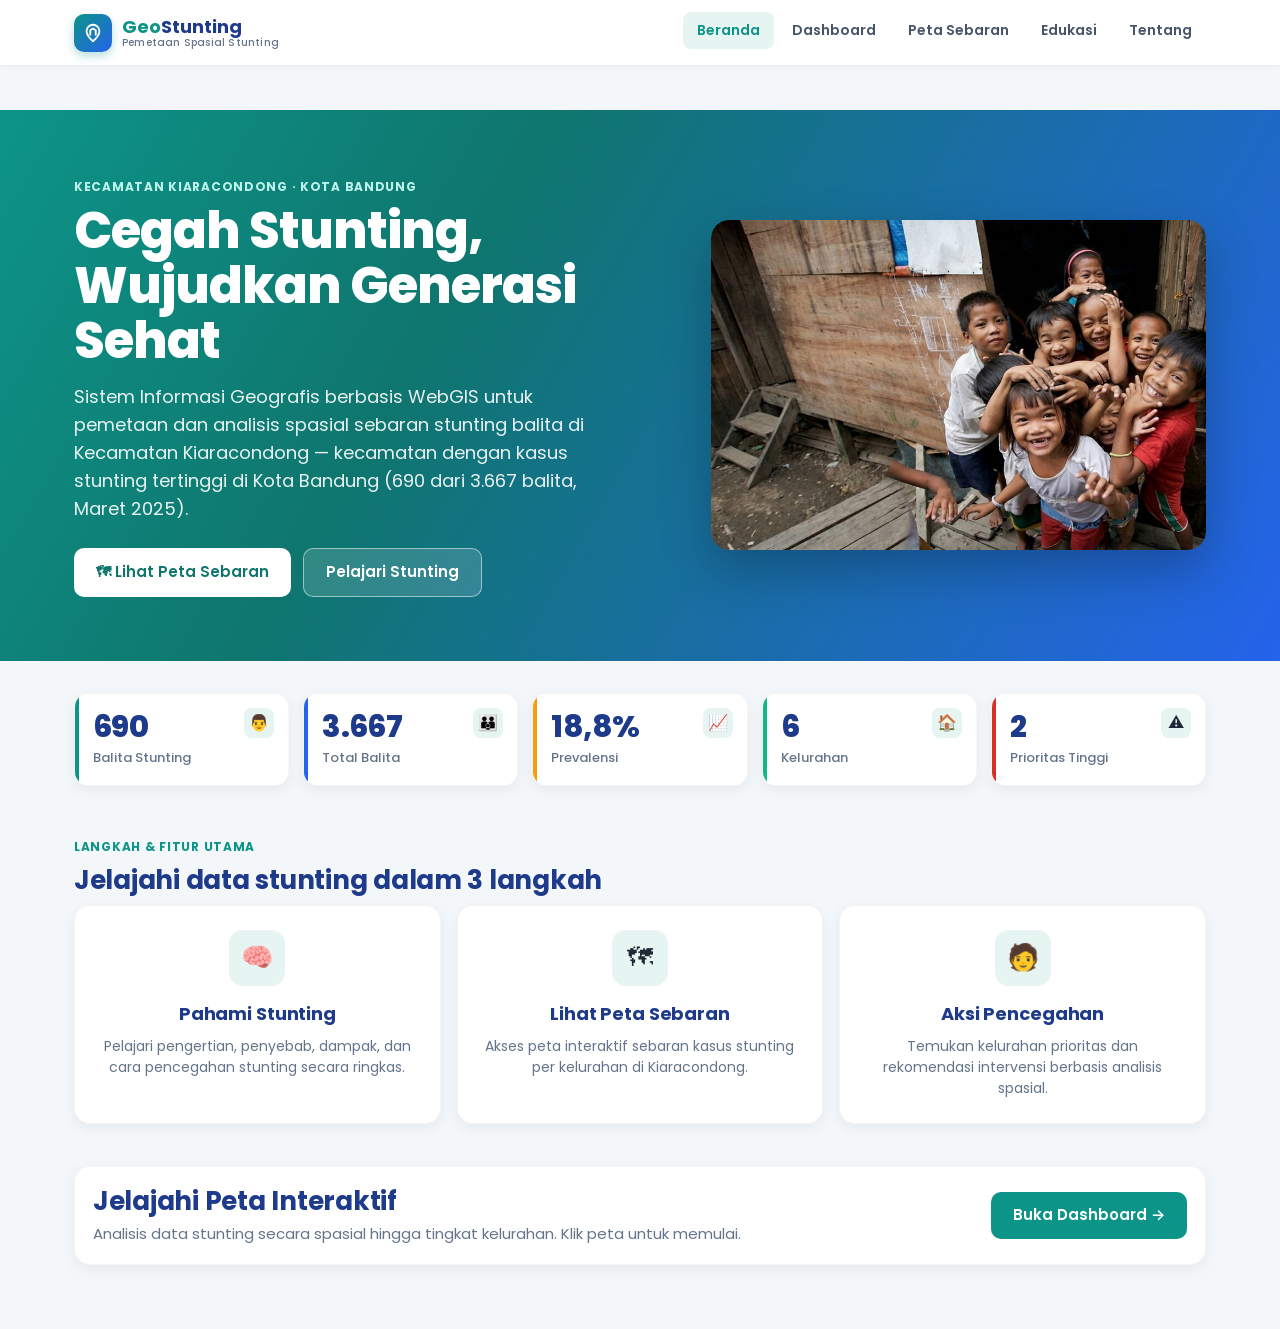
<file: index.html>
<!DOCTYPE html>
<html lang="id">
<head>
<meta charset="UTF-8">
<meta name="viewport" content="width=device-width, initial-scale=1.0">
<title>GeoStunting — WebGIS Pemetaan Stunting Kiaracondong</title>
<link rel="preconnect" href="https://fonts.googleapis.com">
<link href="https://fonts.googleapis.com/css2?family=Poppins:wght@400;500;600;700;800&family=Inter:wght@400;500;600&display=swap" rel="stylesheet">
<link rel="stylesheet" href="style.css">
</head>
<body>
<!-- ====== NAVBAR ====== -->
<nav class="gs-nav">
  <div class="gs-nav-inner">
    <div class="gs-brand" onclick="gotoPage('beranda')">
      <div class="gs-logo"><svg viewBox="0 0 24 24" fill="none" stroke="#fff" stroke-width="2" stroke-linecap="round" stroke-linejoin="round"><path d="M12 21s-7-6.3-7-11a7 7 0 0 1 14 0c0 4.7-7 11-7 11z"/><path d="M9 14V9l3-2 3 2v5"/></svg></div>
      <div class="gs-brand-text"><span class="b1">Geo</span><span class="b2">Stunting</span><small>Pemetaan Spasial Stunting</small></div>
    </div>
    <button class="gs-burger" onclick="document.getElementById('gsmenu').classList.toggle('open')"><svg viewBox="0 0 24 24" fill="none" stroke="currentColor" stroke-width="2"><line x1="3" y1="6" x2="21" y2="6"/><line x1="3" y1="12" x2="21" y2="12"/><line x1="3" y1="18" x2="21" y2="18"/></svg></button>
    <ul class="gs-menu" id="gsmenu">
      <li><a href="#" data-pg="beranda" class="active" onclick="return nav(this)">Beranda</a></li>
      <li><a href="#" data-pg="dashboard" onclick="return nav(this)">Dashboard</a></li>
      <li><a href="#" data-pg="peta" onclick="return nav(this)">Peta Sebaran</a></li>
      <li><a href="#" data-pg="edukasi" onclick="return nav(this)">Edukasi</a></li>
      <li><a href="#" data-pg="tentang" onclick="return nav(this)">Tentang</a></li>
    </ul>
  </div>
</nav>

<!-- ====== BERANDA ====== -->
<section class="gs-page active" id="page-beranda">
  <div class="gs-hero">
    <div class="gs-hero-inner">
      <div>
        <span class="gs-eyebrow" style="color:#bdf3ec">Kecamatan Kiaracondong &middot; Kota Bandung</span>
        <h1>Cegah Stunting,<br>Wujudkan Generasi Sehat</h1>
        <p>Sistem Informasi Geografis berbasis WebGIS untuk pemetaan dan analisis spasial sebaran stunting balita di Kecamatan Kiaracondong &mdash; kecamatan dengan kasus stunting tertinggi di Kota Bandung (690 dari 3.667 balita, Maret 2025).</p>
        <div class="gs-btn-row">
          <a class="gs-btn gs-btn-primary" onclick="gotoPage('peta')">&#128506; Lihat Peta Sebaran</a>
          <a class="gs-btn gs-btn-ghost" onclick="gotoPage('edukasi')">Pelajari Stunting</a>
        </div>
      </div>
      <div class="gs-hero-img"><img src="hero.jpg" alt="Anak-anak Indonesia"></div>
    </div>
  </div>
  <div class="gs-wrap">
    <div class="gs-kpi-grid">
      <div class="gs-kpi k1"><div class="ic">&#128104;</div><div class="v">690</div><div class="l">Balita Stunting</div></div>
      <div class="gs-kpi k2"><div class="ic">&#128106;</div><div class="v">3.667</div><div class="l">Total Balita</div></div>
      <div class="gs-kpi k3"><div class="ic">&#128200;</div><div class="v">18,8%</div><div class="l">Prevalensi</div></div>
      <div class="gs-kpi k4"><div class="ic">&#127968;</div><div class="v">6</div><div class="l">Kelurahan</div></div>
      <div class="gs-kpi k5"><div class="ic">&#9888;</div><div class="v">2</div><div class="l">Prioritas Tinggi</div></div>
    </div>

    <section style="margin-top:48px">
      <span class="gs-eyebrow">Langkah &amp; Fitur Utama</span>
      <h2 class="gs-sec-title">Jelajahi data stunting dalam 3 langkah</h2>
      <div class="gs-feat-grid">
        <div class="gs-feat"><div class="ic">&#129504;</div><h3>Pahami Stunting</h3><p>Pelajari pengertian, penyebab, dampak, dan cara pencegahan stunting secara ringkas.</p></div>
        <div class="gs-feat"><div class="ic">&#128506;</div><h3>Lihat Peta Sebaran</h3><p>Akses peta interaktif sebaran kasus stunting per kelurahan di Kiaracondong.</p></div>
        <div class="gs-feat"><div class="ic">&#129489;</div><h3>Aksi Pencegahan</h3><p>Temukan kelurahan prioritas dan rekomendasi intervensi berbasis analisis spasial.</p></div>
      </div>
    </section>

    <section style="margin-top:42px">
      <div class="gs-panel gs-panel-pad" style="display:flex;align-items:center;justify-content:space-between;gap:20px;flex-wrap:wrap">
        <div><h2 class="gs-sec-title" style="margin:0">Jelajahi Peta Interaktif</h2><p class="gs-sec-sub" style="margin:6px 0 0">Analisis data stunting secara spasial hingga tingkat kelurahan. Klik peta untuk memulai.</p></div>
        <a class="gs-btn" style="background:var(--teal);color:#fff" onclick="gotoPage('dashboard')">Buka Dashboard &rarr;</a>
      </div>
    </section>
  </div>
</section>

<!-- ====== DASHBOARD ====== -->
<section class="gs-page" id="page-dashboard">
  <div class="gs-wrap">
    <span class="gs-eyebrow">Dashboard</span>
    <h2 class="gs-sec-title">Dashboard Sebaran Stunting Kiaracondong</h2>
    <p class="gs-sec-sub">Ringkasan indikator, peta sebaran, dan data per kelurahan.</p>
    <div class="gs-kpi-grid">
      <div class="gs-kpi k1"><div class="ic">&#128104;</div><div class="v">690</div><div class="l">Balita Stunting</div></div>
      <div class="gs-kpi k2"><div class="ic">&#128106;</div><div class="v">3.667</div><div class="l">Total Balita</div></div>
      <div class="gs-kpi k3"><div class="ic">&#128200;</div><div class="v">18,8%</div><div class="l">Prevalensi</div></div>
      <div class="gs-kpi k4"><div class="ic">&#127968;</div><div class="v">6</div><div class="l">Kelurahan</div></div>
      <div class="gs-kpi k5"><div class="ic">&#9888;</div><div class="v">2</div><div class="l">Prioritas Tinggi</div></div>
    </div>

    <div class="gs-dash">
      <div class="gs-panel"><div class="gs-map-tools"><button class="gs-tool" onclick="printMap('mapDash')">&#128424; Cetak Peta</button><span class="gs-map-meta">Data diperbarui: Maret 2025 &middot; Sumber: e-PPGBM Dinkes Kota Bandung</span></div><div class="gs-map-wrap"><iframe src="map.html" class="gs-map" id="mapDash" title="Peta WebGIS Stunting Kiaracondong" loading="lazy" allowfullscreen></iframe><button class="gs-fs-btn" onclick="toggleFS('mapDash')" title="Layar Penuh"><svg viewBox="0 0 24 24" fill="none" stroke="currentColor" stroke-width="2"><path d="M8 3H5a2 2 0 0 0-2 2v3"/><path d="M21 8V5a2 2 0 0 0-2-2h-3"/><path d="M3 16v3a2 2 0 0 0 2 2h3"/><path d="M16 21h3a2 2 0 0 0 2-2v-3"/></svg><span>Layar Penuh</span></button></div></div>
      <div>
        <div class="gs-panel gs-panel-pad">
          <h3>Filter &amp; Analisis</h3>
          <div class="gs-field"><label>Cari Kelurahan</label><div class="gs-search"><input id="searchKel" type="text" placeholder="Ketik nama kelurahan&hellip;" onkeydown="if(event.key==='Enter'){searchKelurahan();return false;}"><button onclick="searchKelurahan()" title="Cari">&#128269;</button></div></div>
          <div id="searchResult"></div>
          <div class="gs-field"><label>Kelurahan</label><select id="filterKel" onchange="focusKelurahan(this.value)"><option value="all">Semua Kelurahan</option></select></div>
          <div class="gs-field"><label>Periode</label><select><option>Tahun 2025</option><option>Tahun 2024</option></select></div>
          <h3 style="margin-top:6px">Peringkat Prevalensi</h3>
          <div id="miniBars"></div>
        </div>
        <div class="gs-nna">
          <h4>&#128208; Analisis Tetangga Terdekat (NNA)</h4>
          <div class="big">Mengelompok (Clustered)</div>
          <p>Nilai indeks NNA = <b>0,65</b> (T&lt;1). Pola sebaran kasus stunting cenderung mengelompok pada kelurahan tertentu, bukan acak.</p>
        </div>
        <div class="gs-priority">
          <h4>&#127919; Wilayah Prioritas Intervensi</h4>
          <p>Berdasarkan prevalensi tertinggi dan pola sebaran yang mengelompok, intervensi gizi &amp; pemantauan sebaiknya diprioritaskan pada <b>Babakan Surabaya (22,2%)</b> dan <b>Kebon Kangkung (20,6%)</b> yang tergolong prioritas tinggi.</p>
        </div>
      </div>
    </div>

    <div class="gs-panel" style="margin-top:18px">
      <div class="gs-table-wrap">
        <div class="gs-table-head"><h3 style="margin:0;color:var(--navy)">Data per Kelurahan</h3><button class="gs-dl" onclick="downloadCSV()">&#11015; Unduh Data (CSV)</button></div>
        <table class="gs-tbl"><thead><tr><th>Kelurahan</th><th>Jumlah Balita</th><th>Kasus</th><th>Prevalensi</th><th>Ranking</th></tr></thead><tbody id="tblBody"></tbody></table><p style="margin:12px 4px 0;font-size:12.5px;color:#64748b">Total kasus tercatat e-PPGBM (Maret 2025): <b>690 balita</b> dari 3.667 balita yang diperiksa (prevalensi 18,8%) &mdash; tertinggi di Kota Bandung. Rincian per kelurahan bersumber dari pemetaan spasial QGIS.</p>
      </div>
    </div>
  </div>
</section>

<!-- ====== PETA ====== -->
<section class="gs-page" id="page-peta">
  <div class="gs-wrap">
    <span class="gs-eyebrow">Peta Sebaran</span>
    <h2 class="gs-sec-title">Peta WebGIS Sebaran Stunting</h2>
    <p class="gs-sec-sub">Peta WebGIS hasil ekspor QGIS dengan batas asli 6 kelurahan, sebaran 115 titik POSYANDU dan 2 PUSKESMAS, analisis jangkauan posyandu & puskesmas di sepanjang jaringan jalan, titik stunting, serta layer kepadatan penduduk (dapat dinyalakan lewat kontrol layer). Dilengkapi pilihan basemap (OpenStreetMap & Citra Satelit), kontrol layer, pencarian lokasi, dan legenda. Klik tiap wilayah atau titik untuk melihat detailnya.</p>
    <div class="gs-guide"><h3>&#128204; Panduan Penggunaan Peta</h3><ol><li><b>Geser &amp; perbesar:</b> tarik peta untuk menggeser; gunakan tombol +/&minus; atau scroll untuk zoom in/out.</li><li><b>Klik objek:</b> klik wilayah kelurahan atau titik faskes untuk menampilkan pop-up data atributnya.</li><li><b>Kontrol layer &amp; basemap:</b> gunakan panel layer (kanan atas) untuk menyalakan/mematikan layer serta mengganti basemap (OpenStreetMap / Citra Satelit).</li><li><b>Baca legenda:</b> perhatikan legenda untuk memahami arti warna dan simbol.</li><li><b>Layar penuh &amp; cetak:</b> gunakan tombol Layar Penuh untuk tampilan lebih luas, dan Cetak / Simpan PDF untuk menyimpan peta.</li></ol></div>
    <div class="gs-panel"><div class="gs-map-tools"><button class="gs-tool" onclick="printMap('mapPeta')">&#128424; Cetak / Simpan PDF</button><span class="gs-map-meta">Data diperbarui: Maret 2025 &middot; Sumber spasial: QGIS, BIG/Bappeda, e-PPGBM Dinkes Kota Bandung, OpenStreetMap</span></div><div class="gs-map-wrap"><iframe src="map.html" class="gs-map tall" id="mapPeta" title="Peta WebGIS Stunting Kiaracondong" loading="lazy" allowfullscreen></iframe><button class="gs-fs-btn" onclick="toggleFS('mapPeta')" title="Layar Penuh"><svg viewBox="0 0 24 24" fill="none" stroke="currentColor" stroke-width="2"><path d="M8 3H5a2 2 0 0 0-2 2v3"/><path d="M21 8V5a2 2 0 0 0-2-2h-3"/><path d="M3 16v3a2 2 0 0 0 2 2h3"/><path d="M16 21h3a2 2 0 0 0 2-2v-3"/></svg><span>Layar Penuh</span></button></div></div>
  </div>
</section>

<!-- ====== EDUKASI ====== -->
<section class="gs-page" id="page-edukasi">
  <div class="gs-wrap">
    <span class="gs-eyebrow">Edukasi</span>
    <h2 class="gs-sec-title">Edukasi Stunting</h2>
    <p class="gs-sec-sub">Pahami stunting dari penyebab hingga pencegahan.</p>
    <div class="gs-edu-grid">
      <div class="gs-edu-card"><div class="ic">&#128206;</div><h3>Apa itu Stunting?</h3><p>Stunting adalah kondisi gagal tumbuh pada balita akibat kekurangan gizi kronis dan infeksi berulang, terutama pada 1.000 Hari Pertama Kehidupan (HPK). Menurut Permenkes No. 2 Tahun 2020, stunting ditandai nilai <i>z-score</i> panjang/tinggi badan menurut umur (PB/U atau TB/U) kurang dari &minus;2 standar deviasi.</p></div>
      <div class="gs-edu-card"><div class="ic">&#10069;</div><h3>Penyebab Stunting</h3><p>Bersifat multifaktorial. Di wilayah perkotaan padat seperti Kiaracondong, faktor spasial yang menonjol adalah kepadatan permukiman, sanitasi, dan akses layanan kesehatan.</p><div class="gs-mini"><span>&#127859; Gizi kronis</span><span>&#128688; Sanitasi</span><span>&#127968; Kepadatan permukiman</span><span>&#127973; Akses faskes</span><span>&#128176; Sosial-ekonomi</span></div></div>
      <div class="gs-edu-card"><div class="ic">&#9888;</div><h3>Dampak Stunting</h3><p>Berdampak jangka pendek dan panjang pada kualitas hidup anak.</p><div class="gs-mini"><span>&#129504; Perkembangan otak</span><span>&#128737; Imunitas</span><span>&#127891; Prestasi belajar</span></div></div>
      <div class="gs-edu-card"><div class="ic">&#9989;</div><h3>Pencegahan Stunting</h3><div class="gs-check"><div><span class="ck">&#10003;</span><span><b>ASI eksklusif</b> selama 6 bulan pertama.</span></div><div><span class="ck">&#10003;</span><span><b>Gizi seimbang &amp; MPASI</b> tepat waktu.</span></div><div><span class="ck">&#10003;</span><span><b>Rutin ke Posyandu</b> untuk pantau tumbuh kembang.</span></div><div><span class="ck">&#10003;</span><span><b>Air bersih &amp; sanitasi</b> yang layak.</span></div></div></div>
    </div>
    <div class="gs-didyou"><div class="big">19,8%</div><p><b>Tahukah kamu?</b> Prevalensi stunting nasional tahun 2024 sebesar 19,8% (SSGI), dan pemerintah menargetkan penurunan hingga 18,8% pada 2025 serta 14,2% pada 2029 (RPJMN 2025&ndash;2029). Kota Bandung mencatat prevalensi 22,8%, dengan Kecamatan Kiaracondong sebagai penyumbang kasus tertinggi.</p></div>
  </div>
</section>

<!-- ====== TENTANG ====== -->
<section class="gs-page" id="page-tentang">
  <div class="gs-wrap">
    <span class="gs-eyebrow">Tentang</span>
    <h2 class="gs-sec-title">Tentang Penelitian</h2>
    <p class="gs-sec-sub">Pengembangan Sistem Informasi Geografis Berbasis WebGIS untuk Pemetaan dan Analisis Spasial Stunting di Kecamatan Kiaracondong Kota Bandung.</p>
    <div class="gs-about-card"><h3>Latar Belakang</h3><p style="color:#475569;line-height:1.7;margin:0">Penelitian ini dilatarbelakangi oleh tingginya angka stunting di Kecamatan Kiaracondong, yang berdasarkan data Pemerintah Kota Bandung hingga Maret 2025 tercatat sebagai penyumbang kasus tertinggi di Kota Bandung, yaitu <b>690 balita dari 3.667 balita</b> yang diperiksa (prevalensi 18,8%). Penyajian data stunting yang masih bersifat tabular menyulitkan pemangku kepentingan memahami variasi keruangannya. Melalui teknologi WebGIS, penelitian ini memetakan distribusi kasus stunting, mengidentifikasi pola spasialnya, dan menyediakan platform informasi yang dapat diakses pemangku kepentingan untuk mendukung pengambilan keputusan dan intervensi yang tepat sasaran.</p></div>
    <div class="gs-about-card"><h3>Tujuan Penelitian</h3><ol style="margin:0;padding-left:20px;color:#475569;line-height:1.8"><li>Menganalisis karakteristik dan pola spasial sebaran stunting di Kecamatan Kiaracondong.</li><li>Mengembangkan WebGIS untuk pemetaan dan penyajian informasi stunting.</li><li>Menguji kelayakan WebGIS sebagai media informasi dan peningkatan literasi spasial pengguna.</li></ol></div>
    <div class="gs-about-card"><h3>Metodologi &mdash; Model R&amp;D Prototype</h3><div class="gs-flow"><div class="gs-step"><div class="n">1</div><strong>Communication</strong><span>Identifikasi kebutuhan</span></div><div class="gs-step"><div class="n">2</div><strong>Quick Planning</strong><span>Perencanaan</span></div><div class="gs-step"><div class="n">3</div><strong>Modeling</strong><span>Desain cepat</span></div><div class="gs-step"><div class="n">4</div><strong>Construction</strong><span>Pembuatan prototype</span></div><div class="gs-step"><div class="n">5</div><strong>Deployment</strong><span>Uji &amp; umpan balik</span></div></div><p style="color:#475569;line-height:1.7;margin:14px 0 0">Pendekatan memadukan kuantitatif deskriptif dan analisis spasial. Analisis data menggunakan <b>Nearest Neighbor Analysis (NNA)</b> untuk pola sebaran, analisis korelasi antarfaktor, uji persentase kelayakan sistem, serta uji t berpasangan/Wilcoxon untuk mengukur peningkatan literasi spasial (pre-test &amp; post-test).</p></div>
    <div class="gs-about-card"><h3>Sumber Data</h3><div class="gs-src-grid"><div class="gs-src"><div class="ic">&#127973;</div><b>e-PPGBM</b><span>Dinkes Kota Bandung (2023&ndash;2025)</span></div><div class="gs-src"><div class="ic">&#128202;</div><b>BPS</b><span>Kota Bandung</span></div><div class="gs-src"><div class="ic">&#128506;</div><b>BIG / Bappeda</b><span>Data spasial</span></div><div class="gs-src"><div class="ic">&#127758;</div><b>OpenStreetMap</b><span>Basemap</span></div></div></div>
    <div class="gs-about-card"><h3>Evaluasi Kelayakan WebGIS</h3><p style="color:#475569;line-height:1.7;margin:0 0 12px">Kelayakan WebGIS diuji melalui angket berskala Likert 1&ndash;5 (23 butir) kepada ahli media, ahli materi, dan tenaga kesehatan, mencakup empat aspek:</p><div class="gs-src-grid"><div class="gs-src"><div class="ic">&#129517;</div><b>Usability</b><span>Kemudahan penggunaan</span></div><div class="gs-src"><div class="ic">&#128241;</div><b>Accessibility</b><span>Akses lintas perangkat</span></div><div class="gs-src"><div class="ic">&#128736;</div><b>Functionality</b><span>Fitur peta &amp; data</span></div><div class="gs-src"><div class="ic">&#9989;</div><b>Information Quality</b><span>Akurasi &amp; kemanfaatan</span></div></div><p style="color:#475569;line-height:1.7;margin:12px 0 0">Persentase kelayakan dihitung dengan rumus <i>P = (&Sigma; skor diperoleh / &Sigma; skor maksimum) &times; 100%</i>; WebGIS dinyatakan <b>layak bila &ge; 61%</b> dan sangat layak bila &ge; 81%. Peningkatan literasi spasial pengguna diukur melalui pre-test &amp; post-test (12 butir, empat dimensi berpikir spasial) dengan uji N-Gain dan uji t berpasangan/Wilcoxon.</p></div>
    <div class="gs-about-card"><h3>Peneliti</h3><div class="gs-researcher"><img src="foto_peneliti.jpg" alt="Ismail Nurul Hakim" style="width:128px;height:160px;object-fit:cover;border-radius:16px;box-shadow:0 8px 22px rgba(15,23,42,.20);border:4px solid #fff;flex-shrink:0"><div><b style="color:var(--navy);font-size:18px">Ismail Nurul Hakim</b><div style="color:#64748b;font-size:14px;line-height:1.75;margin-top:5px">NIM 2207490<br>Program Studi Pendidikan Geografi<br>Fakultas Pendidikan Ilmu Pengetahuan Sosial<br>Universitas Pendidikan Indonesia &middot; 2026</div></div></div></div>
  </div>
  <div class="gs-foot"><b>GeoStunting</b> &mdash; WebGIS Pemetaan Stunting Kiaracondong<br>Kontak: 123inismail@gmail.com &middot; Data untuk tujuan akademik &amp; informasi publik, bukan komersial.<br>&copy; 2026 GeoStunting. Skripsi Pendidikan Geografi UPI.</div>
</section>
<script src="script.js"></script>
</body>
</html>
</file>
<file: style.css>
/*
 * _base.css — Global design tokens, element defaults, page shell, and tiny utilities.
 * ALWAYS included in every page.
 *
 * Provides:
 *   :root variables (light + dark), box-sizing, html/body,
 *   element defaults (button, input, select, textarea, label, fieldset, legend,
 *   a, hr, img, h1-h4, p, ul/ol/li, blockquote, table/th/td, details/summary,
 *   pre/code), main / .notion-shell, utility classes, .notion-footer,
 *   reduced-motion and responsive breakpoints for base elements.
 */

:root {
	color-scheme: light dark;
	--notion-bg: #ffffff;
	--notion-bg-soft: #f9f9f8;
	--notion-surface: #ffffff;
	--notion-surface-hover: #f6f5f4;
	--notion-text: #191918;
	--notion-text-soft: rgba(0, 0, 0, 0.54);
	--notion-text-faint: rgba(0, 0, 0, 0.3);
	--notion-border: rgba(0, 0, 0, 0.1);
	--notion-border-soft: rgba(0, 0, 0, 0.05);
	--notion-shadow:
		0px 0.7px 1.462px rgba(0, 0, 0, 0.015), 0px 3px 9px rgba(0, 0, 0, 0.03);
	--notion-blue: #2783de;
	--notion-orange: #d5803b;
	--notion-red: #e56458;
	--notion-blue-bg: #f3f9fd;
	--notion-yellow-bg: #fcfaef;
	--notion-orange-bg: #fcf7f4;
	--notion-green-bg: #f6f9f7;
	--notion-red-bg: #fdf6f6;
	--notion-gray-bg: #f9f8f7;
	--notion-radius: 8px;
	--notion-page-width: 900px;
	--notion-chart-1: #5e9fe8;
	--notion-chart-2: #eac26b;
	--notion-chart-3: #72bc8f;
	--notion-chart-4: #bf8eda;
	--notion-chart-5: #de9255;
	--notion-chart-6: #df84a8;
	--notion-chart-7: #4fb9c9;
	--notion-chart-8: #e97366;
	--diff-add: #47c1b6;
	--diff-del: #f07070;
	--pr-approved: #2b8a3e;
}

@media (prefers-color-scheme: dark) {
	:root {
		--notion-bg: #000000;
		--notion-bg-soft: #191918;
		--notion-surface: #191918;
		--notion-surface-hover: #31302e;
		--notion-text: #ffffff;
		--notion-text-soft: rgba(255, 255, 255, 0.5);
		--notion-text-faint: rgba(255, 255, 255, 0.3);
		--notion-border: rgba(255, 255, 255, 0.2);
		--notion-border-soft: rgba(255, 255, 255, 0.1);
		--notion-shadow:
			0px 0.7px 1.462px rgba(0, 0, 0, 0.06), 0px 3px 9px rgba(0, 0, 0, 0.12);
		--notion-blue: #5e9fe8;
		--notion-orange: #de9255;
		--notion-red: #e97366;
		--notion-blue-bg: rgba(41, 139, 253, 0.061);
		--notion-yellow-bg: rgba(203, 145, 47, 0.08);
		--notion-orange-bg: rgba(246, 126, 35, 0.08);
		--notion-green-bg: rgba(42, 157, 118, 0.08);
		--notion-red-bg: rgba(246, 73, 50, 0.08);
		--notion-gray-bg: #31302e;
		--diff-add: #5dd8cb;
		--diff-del: #ff8a80;
		--pr-approved: #69db7c;
	}
}

* {
	box-sizing: border-box;
}
html {
	scroll-behavior: smooth;
}
body {
	margin: 0;
	background: var(--notion-bg);
	color: var(--notion-text);
	font-family:
		ui-sans-serif, -apple-system, BlinkMacSystemFont, "Segoe UI", Helvetica,
		"Apple Color Emoji", Arial, sans-serif, "Segoe UI Emoji", "Segoe UI Symbol";
	font-size: 16px;
	line-height: 1.5;
	transition:
		background 180ms ease,
		color 180ms ease;
}

/* -- Base element defaults -------------------------------- */
button,
[type="button"],
[type="submit"],
[type="reset"] {
	display: inline-flex;
	align-items: center;
	justify-content: center;
	gap: 8px;
	padding: 8px 16px;
	font: inherit;
	font-size: 14px;
	font-weight: 500;
	line-height: 1.2;
	color: #ffffff;
	background: var(--notion-blue);
	border: 1px solid transparent;
	border-radius: 8px;
	cursor: pointer;
	transition: background 150ms;
	white-space: nowrap;
}
button:hover,
[type="button"]:hover,
[type="submit"]:hover,
[type="reset"]:hover {
	background: color-mix(in srgb, var(--notion-blue) 82%, black);
}
button:focus-visible,
[type="button"]:focus-visible,
[type="submit"]:focus-visible,
[type="reset"]:focus-visible {
	outline: 2px solid var(--notion-blue);
	outline-offset: 2px;
}

input,
select,
textarea {
	font: inherit;
	font-size: 14px;
	line-height: 1.4;
	color: var(--notion-text);
	background: var(--notion-surface);
	border: 1px solid var(--notion-border);
	border-radius: 8px;
	padding: 8px 12px;
	transition: border-color 150ms;
}
input:focus,
select:focus,
textarea:focus {
	outline: none;
	border-color: var(--notion-blue);
	box-shadow: 0 0 0 2px rgba(9, 127, 232, 0.15);
}
input::placeholder,
textarea::placeholder {
	color: var(--notion-text-faint);
}
select {
	appearance: none;
	background-image: url("data:image/svg+xml,%3Csvg xmlns='http://www.w3.org/2000/svg' width='12' height='12' viewBox='0 0 12 12'%3E%3Cpath d='M3 4.5L6 7.5L9 4.5' fill='none' stroke='%23999' stroke-width='1.5' stroke-linecap='round'/%3E%3C/svg%3E");
	background-repeat: no-repeat;
	background-position: right 10px center;
	padding-right: 30px;
}
textarea {
	resize: vertical;
	min-height: 80px;
}
input[type="range"] {
	border: none;
	padding: 0;
	background: transparent;
	accent-color: var(--notion-blue);
	height: 18px;
	cursor: pointer;
	box-shadow: none;
}
input[type="range"]:focus {
	box-shadow: none;
}
input[type="checkbox"],
input[type="radio"] {
	width: 16px;
	height: 16px;
	accent-color: var(--notion-blue);
	border: 1px solid var(--notion-border);
	padding: 0;
	cursor: pointer;
}
label {
	display: block;
	font-size: 14px;
	font-weight: 600;
	color: var(--notion-text);
	margin-bottom: 6px;
}
fieldset {
	border: 1px solid var(--notion-border-soft);
	border-radius: 10px;
	padding: 16px;
	margin: 0;
}
legend {
	font-weight: 600;
	padding: 0 4px;
}

a {
	color: var(--notion-text);
	text-decoration: underline;
	text-underline-offset: 2px;
	text-decoration-color: var(--notion-border);
}
a:hover {
	text-decoration-color: var(--notion-text);
}

hr {
	height: 1px;
	margin: 34px 0;
	border: none;
	background: var(--notion-border-soft);
}

img {
	max-width: 100%;
	height: auto;
	border-radius: 8px;
}

h1,
h2,
h3,
h4 {
	text-wrap: balance;
}
h1 {
	margin: 0 0 14px;
	font-size: clamp(42px, 7vw, 72px);
	line-height: 1.1;
	letter-spacing: -0.035em;
	font-weight: 700;
}
h2 {
	margin: 44px 0 10px;
	font-size: 32px;
	line-height: 1.25;
	letter-spacing: -0.025em;
}
h3 {
	margin: 0 0 6px;
	font-size: 18px;
	line-height: 1.556;
	letter-spacing: -0.007em;
}
p {
	margin: 0 0 10px;
}

ul,
ol {
	margin: 8px 0 16px;
	padding-left: 24px;
}
li {
	margin-bottom: 4px;
}
li::marker {
	color: var(--notion-text-faint);
}

blockquote {
	border-left: 3px solid var(--notion-text);
	padding: 4px 0 4px 16px;
	margin: 24px 0;
}
blockquote p {
	font-size: 18px;
	line-height: 1.5;
	margin: 0;
}

table {
	width: 100%;
	margin: 14px 0;
	border-collapse: separate;
	border-spacing: 0;
	border: 1px solid var(--notion-border-soft);
	border-radius: 10px;
	overflow: hidden;
	background: var(--notion-surface);
	font-size: 14px;
}
th,
td {
	padding: 12px 14px;
	vertical-align: top;
	text-align: left;
	border-right: 1px solid var(--notion-border-soft);
	border-bottom: 1px solid var(--notion-border-soft);
}
th:last-child,
td:last-child {
	border-right: 0;
}
tr:last-child td {
	border-bottom: 0;
}
th {
	background: var(--notion-bg-soft);
	color: var(--notion-text-soft);
	font-weight: 600;
}

details {
	margin: 16px 0;
	border-radius: var(--notion-radius);
}
summary {
	padding: 8px 10px;
	border-radius: var(--notion-radius);
	cursor: pointer;
	font-weight: 600;
}
summary:hover {
	background: var(--notion-surface-hover);
}
details p {
	margin: 8px 10px 0 28px;
	color: var(--notion-text-soft);
}

pre,
code {
	font-family: ui-monospace, "iA Writer Mono", Nitti, Menlo, Courier, monospace;
}
pre {
	margin: 16px 0;
	padding: 14px 16px;
	overflow-x: auto;
	border: 1px solid var(--notion-border-soft);
	border-radius: 10px;
	background: var(--notion-gray-bg);
	font-size: 13px;
	line-height: 1.55;
}
code {
	font-size: 0.9em;
	padding: 2px 5px;
	border-radius: 4px;
	background: var(--notion-gray-bg);
}
pre code {
	font-size: inherit;
	padding: 0;
	border-radius: 0;
	background: none;
}

main {
	max-width: var(--notion-page-width);
	margin: 0 auto;
	padding: 76px 24px 88px;
}

section {
	margin-top: 44px;
}
section:first-child {
	margin-top: 0;
}

/* -- Page shell ------------------------------------------- */
.notion-shell {
	max-width: var(--notion-page-width);
	margin: 0 auto;
	padding: 76px 24px 88px;
}

/* -- Tiny utilities --------------------------------------- */
.notion-lede {
	max-width: 720px;
	margin: 0 0 24px;
	color: var(--notion-text-soft);
	font-size: 20px;
}
.notion-muted {
	color: var(--notion-text-soft);
}
.notion-faint {
	color: var(--notion-text-faint);
}
.notion-divider {
	height: 1px;
	margin: 34px 0;
	background: var(--notion-border-soft);
}
.notion-eyebrow {
	display: inline-block;
	font-size: 12px;
	font-weight: 600;
	letter-spacing: 0.0078125rem;
	text-transform: uppercase;
	color: var(--notion-blue);
}

/* -- Footer ----------------------------------------------- */
.notion-footer {
	margin-top: 52px;
	padding-top: 18px;
	border-top: 1px solid var(--notion-border-soft);
	color: var(--notion-text-faint);
	font-size: 13px;
}

/* -- Accessibility & motion ------------------------------- */
@media (prefers-reduced-motion: reduce) {
	*,
	*::before,
	*::after {
		animation-duration: 0.01ms !important;
		animation-iteration-count: 1 !important;
		transition-duration: 0.01ms !important;
	}
}

/* -- Responsive: 560px (base elements) -------------------- */
@media (max-width: 560px) {
	main,
	.notion-shell {
		padding-inline: 16px;
	}
	table {
		display: block;
		overflow-x: auto;
	}
}
/*
 * hero — Full-width hero section with title, subtitle, and optional eyebrow.
 *
 * HTML:
 * <section class="notion-hero">
 *   <span class="notion-eyebrow">Category</span>
 *   <h1>Page Title</h1>
 *   <p>A brief description that supports the title with additional context.</p>
 *   <div class="notion-button-group">
 *     <a class="notion-button" data-variant="primary" href="#">Get started</a>
 *     <a class="notion-button" data-variant="secondary" href="#">Learn more</a>
 *   </div>
 * </section>
 */

.notion-hero {
	padding: 48px 0 40px;
	max-width: var(--notion-page-width);
}
.notion-hero h1 {
	font-size: clamp(42px, 7vw, 72px);
	font-weight: 700;
	letter-spacing: -0.04em;
	line-height: 1.05;
	margin: 0;
	text-wrap: balance;
}
.notion-hero p {
	font-size: 20px;
	line-height: 1.5;
	color: var(--notion-text-soft);
	margin: 16px 0 0;
	max-width: 640px;
}
.notion-hero .notion-eyebrow {
	margin-bottom: 12px;
}

/* -- Responsive: 820px ------------------------------------ */
@media (max-width: 820px) {
	.notion-hero {
		padding: 32px 0 24px;
	}
	.notion-hero h1 {
		font-size: clamp(32px, 8vw, 48px);
	}
}
/*
 * stat-grid — Grid of stat cards with label, big number, caption, and trend.
 *
 * HTML:
 * <section class="notion-stat-grid">
 *   <div class="notion-stat">
 *     <p class="notion-stat-label">Metric</p>
 *     <p class="notion-stat-value">42%</p>
 *     <p class="notion-stat-caption">Short explanation.</p>
 *     <span class="notion-stat-trend">&#x2197; trend</span>
 *   </div>
 * </section>
 */

.notion-stat-grid {
	display: grid;
	grid-template-columns: repeat(3, minmax(0, 1fr));
	gap: 12px;
	margin: 20px 0 6px;
}
.notion-stat {
	padding: 16px;
	border: 1px solid var(--notion-border-soft);
	border-radius: 10px;
	background: var(--notion-surface);
	box-shadow: var(--notion-shadow);
}
.notion-stat-label {
	margin: 0 0 6px;
	color: var(--notion-text-soft);
	font-size: 13px;
	font-weight: 600;
}
.notion-stat-value {
	margin: 0;
	font-size: 32px;
	line-height: 1.05;
	letter-spacing: -0.04em;
	font-weight: 700;
	font-variant-numeric: tabular-nums;
}
.notion-stat-caption {
	margin: 8px 0 0;
	color: var(--notion-text-soft);
	font-size: 13px;
}
.notion-stat-trend {
	display: inline-flex;
	align-items: center;
	gap: 4px;
	margin-top: 10px;
	padding: 3px 7px;
	border-radius: 999px;
	background: var(--notion-blue-bg);
	color: var(--notion-blue);
	font-size: 12px;
	font-weight: 650;
}

/* -- Responsive: 1080px ----------------------------------- */
@media (max-width: 1080px) {
	.notion-stat-grid {
		grid-template-columns: repeat(2, 1fr);
	}
}

/* -- Responsive: 820px ------------------------------------ */
@media (max-width: 820px) {
	.notion-stat-grid {
		grid-template-columns: 1fr;
	}
}
/*
 * card-grid — Grid of clickable cards with icon, title, and description.
 *
 * HTML:
 * <section class="notion-card-grid">
 *   <article class="notion-card">
 *     <div class="notion-card-icon">%</div>
 *     <h3>Card</h3>
 *     <p>Card text.</p>
 *   </article>
 * </section>
 */

.notion-card-grid {
	display: grid;
	grid-template-columns: repeat(3, minmax(0, 1fr));
	gap: 12px;
	margin: 20px 0 6px;
}
.notion-card {
	padding: 16px;
	border: 1px solid var(--notion-border-soft);
	border-radius: 10px;
	background: var(--notion-surface);
	box-shadow: var(--notion-shadow);
	transition:
		transform 140ms ease,
		background 140ms ease,
		border-color 140ms ease;
}
.notion-card:hover {
	transform: translateY(-1px);
	background: var(--notion-surface-hover);
	border-color: var(--notion-border);
}
.notion-card-icon {
	width: 34px;
	height: 34px;
	display: grid;
	place-items: center;
	margin-bottom: 12px;
	border-radius: 8px;
	background: var(--notion-gray-bg);
	font-size: 20px;
}
.notion-card p {
	color: var(--notion-text-soft);
}

/* -- Responsive: 820px ------------------------------------ */
@media (max-width: 820px) {
	.notion-card-grid {
		grid-template-columns: 1fr;
	}
}
/*
 * callout — Highlighted info box with icon and text.
 * Options: data-tone="blue" | "green" | "orange" | "red" (default: yellow)
 *
 * HTML:
 * <div class="notion-callout" data-tone="blue">
 *   <div>💡</div>
 *   <div><strong>Note</strong><p>Helpful context.</p></div>
 * </div>
 */

.notion-callout {
	display: grid;
	grid-template-columns: auto 1fr;
	gap: 14px;
	margin: 18px 0;
	padding: 16px 18px;
	border-radius: var(--notion-radius);
	background: var(--notion-yellow-bg);
	box-shadow: inset 0 0 0 1px var(--notion-border-soft);
}
.notion-callout[data-tone="blue"] {
	background: var(--notion-blue-bg);
}
.notion-callout[data-tone="green"] {
	background: var(--notion-green-bg);
}
.notion-callout[data-tone="orange"] {
	background: var(--notion-orange-bg);
}
.notion-callout[data-tone="red"] {
	background: var(--notion-red-bg);
}
.notion-callout strong {
	display: block;
	margin-bottom: 3px;
}
.notion-callout p {
	margin: 0;
	color: var(--notion-text-soft);
}
/*
 * button — Styled link/button with variant and size options.
 * Options: data-variant="primary"|"secondary"|"tertiary"
 *          data-size="small"|"large"
 *
 * HTML:
 * <a class="notion-button" data-variant="primary" href="#">Primary</a>
 */

.notion-button {
	display: inline-flex;
	align-items: center;
	justify-content: center;
	gap: 8px;
	padding: 8px 16px;
	font-size: 14px;
	font-weight: 500;
	line-height: 1.2;
	border-radius: 8px;
	border: 1px solid transparent;
	cursor: pointer;
	transition:
		background 150ms,
		box-shadow 150ms,
		border-color 150ms;
	text-decoration: none;
	font-family: inherit;
	white-space: nowrap;
}
.notion-button:focus-visible {
	outline: 2px solid var(--notion-blue);
	outline-offset: 2px;
}
/* Primary */
.notion-button[data-variant="primary"],
.notion-button:not([data-variant]) {
	background: var(--notion-blue);
	color: #ffffff;
	border-color: transparent;
}
.notion-button[data-variant="primary"]:hover,
.notion-button:not([data-variant]):hover {
	background: color-mix(in srgb, var(--notion-blue) 82%, black);
}
/* Secondary */
.notion-button[data-variant="secondary"] {
	background: var(--notion-blue-bg);
	color: var(--notion-blue);
	border-color: transparent;
}
.notion-button[data-variant="secondary"]:hover {
	background: color-mix(in srgb, var(--notion-blue-bg) 70%, var(--notion-blue));
}
/* Tertiary */
.notion-button[data-variant="tertiary"] {
	background: transparent;
	color: var(--notion-text);
	border-color: transparent;
}
.notion-button[data-variant="tertiary"]:hover {
	background: var(--notion-surface-hover);
}
/* Small modifier */
.notion-button[data-size="small"] {
	padding: 4px 12px;
	font-size: 12px;
}
/* Large modifier */
.notion-button[data-size="large"] {
	padding: 12px 24px;
	font-size: 16px;
}
.notion-button-group {
	display: flex;
	flex-wrap: wrap;
	gap: 8px;
	margin-top: 24px;
}

/* -- Responsive: 820px ------------------------------------ */
@media (max-width: 820px) {
	.notion-button-group {
		flex-direction: column;
	}
	.notion-button-group .notion-button {
		width: 100%;
	}
}
/*
 * flow — Horizontal step-by-step process with arrow connectors.
 *
 * HTML:
 * <div class="notion-flow">
 *   <div class="notion-flow-step">
 *     <strong>Step</strong>
 *     <span>Detail</span>
 *   </div>
 *   <div class="notion-flow-step">
 *     <strong>Next</strong>
 *     <span>Detail</span>
 *   </div>
 * </div>
 */

.notion-flow {
	display: grid;
	grid-template-columns: repeat(4, minmax(0, 1fr));
	gap: 10px;
	margin: 18px 0;
}
.notion-flow-step {
	position: relative;
	padding: 14px;
	border: 1px solid var(--notion-border-soft);
	border-radius: 10px;
	background: var(--notion-surface);
}
.notion-flow-step:not(:last-child)::after {
	content: "\2192";
	position: absolute;
	right: -15px;
	top: 50%;
	transform: translateY(-50%);
	z-index: 1;
	color: var(--notion-text-faint);
	font-weight: 700;
}
.notion-flow-step span {
	display: block;
	margin-top: 4px;
	color: var(--notion-text-soft);
	font-size: 14px;
}

/* -- Responsive: 820px ------------------------------------ */
@media (max-width: 820px) {
	.notion-flow {
		grid-template-columns: 1fr;
	}
	.notion-flow-step:not(:last-child)::after {
		content: "\2193";
		right: 50%;
		top: auto;
		bottom: -19px;
		transform: translateX(50%);
	}
}
/*
 * checklist — To-do style list with check icons.
 *
 * HTML:
 * <ul class="notion-checklist">
 *   <li>
 *     <span class="notion-check">&#x2713;</span>
 *     <span>Compare offers using the same loan amount, term, and points.</span>
 *   </li>
 * </ul>
 */

.notion-checklist {
	display: grid;
	gap: 8px;
	margin-top: 14px;
	padding: 0;
	list-style: none;
}
.notion-checklist li {
	display: grid;
	grid-template-columns: auto 1fr;
	gap: 10px;
	align-items: start;
	padding: 9px 10px;
	border-radius: var(--notion-radius);
}
.notion-checklist li:hover {
	background: var(--notion-surface-hover);
}
.notion-checklist > div {
	display: grid;
	grid-template-columns: auto 1fr;
	gap: 10px;
	align-items: start;
	padding: 9px 10px;
	border-radius: var(--notion-radius);
}
.notion-checklist > div:hover {
	background: var(--notion-surface-hover);
}
.notion-check {
	width: 18px;
	height: 18px;
	display: grid;
	place-items: center;
	margin-top: 2px;
	border-radius: 5px;
	background: var(--notion-blue-bg);
	color: var(--notion-blue);
	font-size: 12px;
	font-weight: 700;
}
/*
 * table — Alias for the base <table> element.
 * No additional styles beyond _base.css defaults.
 *
 * HTML:
 * <table class="notion-table">
 *   <thead><tr><th>Item</th><th>Meaning</th></tr></thead>
 *   <tbody><tr><td><strong>Example</strong></td><td>Details</td></tr></tbody>
 * </table>
 */

/* .notion-table is now an alias -- bare <table> is styled identically */
/*
 * bar-chart — Horizontal bar chart with labels and values.
 * Options: data-muted (dims a bar), data-tone="green" | "orange" | "red"
 *
 * HTML:
 * <div class="notion-bar-chart">
 *   <div class="notion-bar" style="--value: 80%">
 *     <span class="notion-bar-label">A350-900ULR</span>
 *     <div class="notion-bar-track">
 *       <div class="notion-bar-fill"></div>
 *     </div>
 *     <span class="notion-bar-value">9,700 nm</span>
 *   </div>
 * </div>
 */

.notion-bar-chart {
	display: grid;
	gap: 12px;
	margin-top: 16px;
	padding: 16px;
	border: 1px solid var(--notion-border-soft);
	border-radius: 10px;
	background: var(--notion-surface);
}
.notion-bar {
	--value: 50%;
	display: grid;
	grid-template-columns: minmax(90px, 0.4fr) 2fr auto;
	align-items: center;
	gap: 10px;
	font-size: 14px;
}
.notion-bar-label {
	font-weight: 600;
}
.notion-bar[data-muted] {
	opacity: 0.35;
}
.notion-bar[data-muted] .notion-bar-fill {
	display: none;
}
.notion-bar[data-muted] .notion-bar-value {
	visibility: hidden;
}
.notion-bar-track {
	height: 10px;
	overflow: hidden;
	border-radius: 999px;
	background: var(--notion-gray-bg);
	box-shadow: inset 0 0 0 1px var(--notion-border-soft);
}
.notion-bar-fill {
	height: 100%;
	width: var(--value);
	border-radius: 999px;
	background: var(--notion-blue);
}
.notion-bar-value {
	color: var(--notion-text-soft);
	font-variant-numeric: tabular-nums;
	font-size: 13px;
}
.notion-bar[data-tone="green"] .notion-bar-fill {
	background: var(--notion-chart-3);
}
.notion-bar[data-tone="orange"] .notion-bar-fill {
	background: var(--notion-chart-5);
}
.notion-bar[data-tone="red"] .notion-bar-fill {
	background: var(--notion-chart-8);
}

/* -- Responsive: 820px ------------------------------------ */
@media (max-width: 820px) {
	.notion-bar {
		grid-template-columns: 1fr;
		gap: 6px;
	}
}
/* === GeoStunting custom theme & layout === */
:root{
  --teal:#0d9488;
  --teal-dark:#0f766e;
  --blue:#2563eb;
  --navy:#1e3a8a;
  --notion-blue:#2563eb; /* align notion components to brand blue */
  --notion-page-width:1180px;
  --c-low:#fee08b;
  --c-mid:#fdae61;
  --c-high:#f46d43;
  --c-vhigh:#d73027;
}
@media (prefers-color-scheme: dark){:root{--notion-bg:#ffffff;--notion-text:#191918;color-scheme:light;}}
html,body{background:#f4f7f9;color:#1f2937;}
body{font-family:"Poppins","Inter",ui-sans-serif,-apple-system,"Segoe UI",sans-serif;}

/* ---- Navbar ---- */
.gs-nav{position:sticky;top:0;z-index:1000;background:#fff;border-bottom:1px solid rgba(0,0,0,.07);box-shadow:0 1px 8px rgba(0,0,0,.04);}
.gs-nav-inner{max-width:1180px;margin:0 auto;display:flex;align-items:center;justify-content:space-between;padding:12px 24px;}
.gs-brand{display:flex;align-items:center;gap:10px;cursor:pointer;}
.gs-logo{width:38px;height:38px;border-radius:10px;background:linear-gradient(135deg,var(--teal),var(--blue));display:grid;place-items:center;color:#fff;flex:0 0 auto;box-shadow:0 4px 10px rgba(13,148,136,.3);}
.gs-logo svg{width:22px;height:22px;}
.gs-brand-text{font-weight:700;font-size:18px;line-height:1.1;}
.gs-brand-text .b1{color:var(--teal);} .gs-brand-text .b2{color:var(--navy);}
.gs-brand-text small{display:block;font-size:10px;font-weight:500;color:#64748b;letter-spacing:.02em;}
.gs-menu{display:flex;gap:4px;list-style:none;margin:0;padding:0;}
.gs-menu a{display:block;padding:8px 14px;border-radius:8px;font-size:14px;font-weight:600;color:#475569;text-decoration:none;transition:all .15s;}
.gs-menu a:hover{background:#f1f5f9;color:var(--navy);}
.gs-menu a.active{color:var(--teal);background:#e6f4f2;}
.gs-burger{display:none;background:none;border:none;color:var(--navy);padding:6px;}
.gs-burger svg{width:26px;height:26px;}

/* ---- Page switching ---- */
.gs-page{display:none;animation:gsfade .35s ease;}
.gs-page.active{display:block;}
@keyframes gsfade{from{opacity:0;transform:translateY(8px);}to{opacity:1;transform:none;}}
.gs-wrap{max-width:1180px;margin:0 auto;padding:32px 24px 64px;}

/* ---- Hero ---- */
.gs-hero{position:relative;overflow:hidden;background:linear-gradient(120deg,var(--teal) 0%,var(--teal-dark) 35%,var(--blue) 100%);color:#fff;}
.gs-hero-inner{max-width:1180px;margin:0 auto;padding:64px 24px;display:grid;grid-template-columns:1.1fr .9fr;gap:32px;align-items:center;}
.gs-hero h1{font-size:clamp(30px,4.4vw,50px);font-weight:800;line-height:1.1;letter-spacing:-.02em;margin:0 0 14px;color:#fff;}
.gs-hero p{font-size:18px;line-height:1.55;color:rgba(255,255,255,.9);margin:0 0 26px;max-width:520px;}
.gs-hero-img{border-radius:18px;overflow:hidden;box-shadow:0 20px 50px rgba(0,0,0,.25);}
.gs-hero-img img{display:block;width:100%;height:100%;object-fit:cover;border-radius:18px;}
.gs-btn{display:inline-flex;align-items:center;gap:8px;padding:12px 22px;border-radius:10px;font-size:15px;font-weight:600;text-decoration:none;cursor:pointer;border:none;transition:all .15s;}
.gs-btn-primary{background:#fff;color:var(--teal-dark);}
.gs-btn-primary:hover{background:#f0fdfa;transform:translateY(-1px);}
.gs-btn-ghost{background:rgba(255,255,255,.14);color:#fff;border:1.5px solid rgba(255,255,255,.5);}
.gs-btn-ghost:hover{background:rgba(255,255,255,.24);}
.gs-btn-row{display:flex;gap:12px;flex-wrap:wrap;}

/* ---- Section headings ---- */
.gs-sec-title{font-size:26px;font-weight:700;color:var(--navy);margin:0 0 4px;letter-spacing:-.01em;}
.gs-sec-sub{color:#64748b;margin:0 0 22px;font-size:15px;}
.gs-eyebrow{display:inline-block;font-size:12px;font-weight:700;text-transform:uppercase;letter-spacing:.06em;color:var(--teal);margin-bottom:8px;}

/* ---- KPI cards ---- */
.gs-kpi-grid{display:grid;grid-template-columns:repeat(5,1fr);gap:14px;margin:0 0 8px;}
.gs-kpi{background:#fff;border-radius:14px;padding:18px;box-shadow:0 4px 14px rgba(15,23,42,.06);border:1px solid rgba(0,0,0,.04);position:relative;overflow:hidden;}
.gs-kpi::before{content:"";position:absolute;left:0;top:0;bottom:0;width:4px;background:var(--teal);}
.gs-kpi.k2::before{background:var(--blue);}.gs-kpi.k3::before{background:#f59e0b;}.gs-kpi.k4::before{background:#10b981;}.gs-kpi.k5::before{background:var(--c-vhigh);}
.gs-kpi .v{font-size:30px;font-weight:800;color:var(--navy);line-height:1;letter-spacing:-.02em;}
.gs-kpi .l{font-size:13px;color:#64748b;margin-top:6px;font-weight:500;}
.gs-kpi .ic{position:absolute;right:14px;top:14px;width:30px;height:30px;border-radius:8px;background:#e6f4f2;display:grid;place-items:center;font-size:16px;}

/* ---- Dashboard layout ---- */
.gs-dash{display:grid;grid-template-columns:1fr 320px;gap:18px;margin-top:18px;}
.gs-panel{background:#fff;border-radius:16px;box-shadow:0 4px 16px rgba(15,23,42,.06);border:1px solid rgba(0,0,0,.04);overflow:hidden;}
.gs-panel-pad{padding:18px;}
.gs-panel h3{font-size:15px;font-weight:700;color:var(--navy);margin:0 0 12px;}
.gs-map{height:460px;width:100%;}
.gs-map.tall{height:72vh;min-height:520px;}
.gs-field{margin-bottom:14px;}
.gs-field label{font-size:12px;font-weight:600;color:#64748b;text-transform:uppercase;letter-spacing:.03em;}
.gs-field select{width:100%;margin-top:4px;}
.gs-nna{background:linear-gradient(135deg,var(--teal),var(--teal-dark));color:#fff;border-radius:14px;padding:18px;margin-top:16px;}
.gs-nna h4{margin:0 0 4px;font-size:15px;font-weight:700;}
.gs-nna .big{font-size:20px;font-weight:800;margin:6px 0;}
.gs-nna p{margin:0;font-size:13px;color:rgba(255,255,255,.88);line-height:1.5;}

/* mini bar chart */
.gs-mbar{display:grid;grid-template-columns:88px 1fr 44px;align-items:center;gap:8px;font-size:12px;margin-bottom:8px;}
.gs-mbar .name{color:#475569;font-weight:600;white-space:nowrap;overflow:hidden;text-overflow:ellipsis;}
.gs-mbar .track{height:9px;border-radius:99px;background:#eef2f5;overflow:hidden;}
.gs-mbar .fill{height:100%;border-radius:99px;background:var(--teal);}
.gs-mbar .val{text-align:right;color:#64748b;font-variant-numeric:tabular-nums;}

/* table */
.gs-table-wrap{padding:18px;}
.gs-table-head{display:flex;align-items:center;justify-content:space-between;margin-bottom:10px;}
.gs-dl{display:inline-flex;align-items:center;gap:6px;background:var(--teal);color:#fff;border:none;padding:8px 14px;border-radius:8px;font-size:13px;font-weight:600;cursor:pointer;}
.gs-dl:hover{background:var(--teal-dark);}
table.gs-tbl{width:100%;border-collapse:collapse;font-size:14px;background:#fff;}
table.gs-tbl th{background:#f8fafc;color:#64748b;font-weight:600;text-align:left;padding:11px 14px;font-size:12px;text-transform:uppercase;letter-spacing:.02em;border-bottom:1px solid #eef2f5;}
table.gs-tbl td{padding:11px 14px;border-bottom:1px solid #f1f5f9;}
table.gs-tbl tr:last-child td{border-bottom:none;}
.gs-rank{display:inline-grid;place-items:center;width:22px;height:22px;border-radius:50%;color:#fff;font-size:12px;font-weight:700;}
.gs-pill{display:inline-block;padding:2px 10px;border-radius:99px;font-size:12px;font-weight:600;}
.pill-high{background:#fde2e1;color:#b91c1c;}.pill-mid{background:#fef0d9;color:#b45309;}.pill-low{background:#dcfce7;color:#15803d;}

/* map legend & controls */
.gs-legend{background:#fff;padding:10px 12px;border-radius:10px;box-shadow:0 2px 10px rgba(0,0,0,.15);font-size:12px;line-height:1.6;}
.gs-legend i{display:inline-block;width:14px;height:14px;border-radius:3px;margin-right:6px;vertical-align:-2px;}
.leaflet-popup-content{font-family:inherit;}
.gs-pop b{color:var(--navy);font-size:14px;}
.gs-pop .row{display:flex;justify-content:space-between;gap:18px;font-size:13px;margin-top:3px;}
.gs-pop .row span:last-child{font-weight:700;color:var(--teal-dark);}

/* ---- Education ---- */
.gs-edu-grid{display:grid;grid-template-columns:1fr 1fr;gap:16px;}
.gs-edu-card{background:#fff;border-radius:16px;padding:22px;box-shadow:0 4px 14px rgba(15,23,42,.06);border:1px solid rgba(0,0,0,.04);}
.gs-edu-card .ic{width:48px;height:48px;border-radius:12px;background:#e6f4f2;display:grid;place-items:center;font-size:24px;margin-bottom:12px;}
.gs-edu-card h3{color:var(--navy);margin:0 0 8px;font-size:18px;}
.gs-edu-card p{color:#475569;margin:0 0 6px;font-size:14px;line-height:1.6;}
.gs-mini{display:flex;flex-wrap:wrap;gap:10px;margin-top:12px;}
.gs-mini span{display:inline-flex;align-items:center;gap:6px;background:#f1f5f9;border-radius:8px;padding:6px 10px;font-size:13px;font-weight:600;color:#334155;}
.gs-check{display:grid;gap:8px;margin-top:12px;}
.gs-check div{display:flex;gap:10px;align-items:flex-start;font-size:14px;color:#334155;}
.gs-check .ck{flex:0 0 auto;width:20px;height:20px;border-radius:6px;background:var(--teal);color:#fff;display:grid;place-items:center;font-size:12px;font-weight:700;}
.gs-didyou{background:linear-gradient(135deg,var(--teal),var(--blue));color:#fff;border-radius:16px;padding:22px;display:flex;align-items:center;gap:20px;margin-top:16px;}
.gs-didyou .big{font-size:38px;font-weight:800;}
.gs-didyou p{margin:0;font-size:14px;color:rgba(255,255,255,.9);}

/* ---- About ---- */
.gs-about-card{background:#fff;border-radius:16px;padding:24px;box-shadow:0 4px 14px rgba(15,23,42,.06);border:1px solid rgba(0,0,0,.04);margin-bottom:18px;}
.gs-about-card h3{color:var(--navy);margin:0 0 10px;}
.gs-flow{display:grid;grid-template-columns:repeat(5,1fr);gap:10px;}
.gs-step{background:#f8fafc;border:1px solid #eef2f5;border-radius:12px;padding:14px;text-align:center;position:relative;}
.gs-step .n{width:34px;height:34px;border-radius:50%;margin:0 auto 8px;background:var(--teal);color:#fff;display:grid;place-items:center;font-weight:700;}
.gs-step strong{display:block;font-size:13px;color:var(--navy);}
.gs-step span{font-size:11px;color:#94a3b8;}
.gs-src-grid{display:grid;grid-template-columns:repeat(4,1fr);gap:12px;}
.gs-src{background:#f8fafc;border:1px solid #eef2f5;border-radius:12px;padding:16px;text-align:center;}
.gs-src .ic{font-size:26px;}
.gs-src b{display:block;color:var(--navy);font-size:14px;margin-top:6px;}
.gs-src span{font-size:12px;color:#94a3b8;}
.gs-researcher{display:flex;align-items:center;gap:16px;}
.gs-avatar{width:64px;height:64px;border-radius:50%;background:linear-gradient(135deg,var(--teal),var(--blue));display:grid;place-items:center;color:#fff;font-size:26px;font-weight:700;flex:0 0 auto;}

/* ---- Footer ---- */
.gs-foot{background:#0f172a;color:#94a3b8;padding:28px 24px;text-align:center;font-size:13px;line-height:1.7;}
.gs-foot b{color:#e2e8f0;}

/* feature cards on home */
.gs-feat-grid{display:grid;grid-template-columns:repeat(3,1fr);gap:16px;margin-top:8px;}
.gs-feat{background:#fff;border-radius:16px;padding:24px;box-shadow:0 4px 14px rgba(15,23,42,.06);border:1px solid rgba(0,0,0,.04);text-align:center;transition:transform .15s;}
.gs-feat:hover{transform:translateY(-3px);}
.gs-feat .ic{width:56px;height:56px;border-radius:14px;margin:0 auto 14px;background:#e6f4f2;display:grid;place-items:center;font-size:26px;}
.gs-feat h3{color:var(--navy);margin:0 0 8px;}
.gs-feat p{color:#64748b;font-size:14px;margin:0;}

/* responsive */
@media(max-width:980px){
  .gs-hero-inner{grid-template-columns:1fr;}.gs-hero-img{order:-1;max-height:240px;}
  .gs-kpi-grid{grid-template-columns:repeat(2,1fr);}
  .gs-dash{grid-template-columns:1fr;}
  .gs-edu-grid,.gs-feat-grid,.gs-src-grid{grid-template-columns:1fr;}
  .gs-flow{grid-template-columns:1fr 1fr;}
  .gs-menu{display:none;position:absolute;top:64px;left:0;right:0;background:#fff;flex-direction:column;padding:8px 16px 16px;box-shadow:0 8px 20px rgba(0,0,0,.1);}
  .gs-menu.open{display:flex;}
  .gs-burger{display:block;}
}

.gs-maplabel{background:transparent;border:none;box-shadow:none;color:#1f2937;font-weight:700;font-size:11px;text-shadow:0 1px 2px #fff,0 0 3px #fff;}
.leaflet-container{font-family:inherit;border-radius:0;}

/* qgis2web map embedded via iframe */
iframe.gs-map{border:0;width:100%;display:block;background:#eef2f6;}

/* ===== Fullscreen map button ===== */
.gs-map-wrap{position:relative;}
.gs-fs-btn{
  position:absolute;bottom:20px;right:12px;z-index:1000;
  display:inline-flex;align-items:center;gap:6px;
  background:rgba(255,255,255,0.92);backdrop-filter:blur(4px);
  border:1.5px solid rgba(0,0,0,.13);border-radius:8px;
  padding:7px 13px;cursor:pointer;
  font-family:'Poppins',sans-serif;font-size:13px;font-weight:600;color:#1e3a8a;
  box-shadow:0 2px 8px rgba(0,0,0,.18);
  transition:background .18s,transform .15s,box-shadow .18s;
}
.gs-fs-btn:hover{background:rgba(255,255,255,1);transform:scale(1.04);box-shadow:0 4px 14px rgba(0,0,0,.22);}
.gs-fs-btn:active{transform:scale(.97);}
.gs-fs-btn svg{width:16px;height:16px;flex-shrink:0;}
/* Icon saat sedang fullscreen: tampilkan ikon keluar */
.gs-fs-btn.is-fs svg path:nth-child(1){d:path('M15 3h3a2 2 0 0 1 2 2v3');}
.gs-fs-btn.is-fs svg path:nth-child(2){d:path('M9 3H6a2 2 0 0 0-2 2v3');}
.gs-fs-btn.is-fs svg path:nth-child(3){d:path('M20 16v3a2 2 0 0 1-2 2h-3');}
.gs-fs-btn.is-fs svg path:nth-child(4){d:path('M4 16v3a2 2 0 0 0 2 2h3');}
.gs-fs-btn.is-fs span::before{content:'Keluar ';}
.gs-fs-btn.is-fs span{font-size:0;}
.gs-fs-btn.is-fs span::before{font-size:13px;}

/* ===== Instrument-aligned enhancements ===== */
.gs-search{display:flex;gap:8px}
.gs-field select,.gs-search input{color-scheme:light;background:#fff;color:#1e293b}
.gs-field select{border:1px solid #d7dee6;border-radius:10px;padding:10px 12px;font-size:14px;font-family:inherit;outline:none}
.gs-field select:focus{border-color:var(--teal);box-shadow:0 0 0 3px rgba(13,148,136,.15)}
.gs-field select option,.gs-search input{background:#fff;color:#1e293b}
.gs-search input{flex:1;padding:10px 12px;border:1px solid #d7dee6;border-radius:10px;font-size:14px;font-family:inherit;outline:none}
.gs-search input:focus{border-color:var(--teal);box-shadow:0 0 0 3px rgba(13,148,136,.15)}
.gs-search button{border:none;background:var(--teal);color:#fff;border-radius:10px;padding:0 14px;font-size:16px;cursor:pointer}
.gs-search button:hover{background:#0b7d73}
.gs-sr-card{margin-top:10px;background:#f0fdfa;border:1px solid #ccfbf1;border-radius:12px;padding:12px 14px}
.gs-sr-h{font-weight:600;color:var(--navy);font-size:15px;margin-bottom:8px;display:flex;align-items:center;gap:8px;flex-wrap:wrap}
.gs-sr-grid{display:grid;grid-template-columns:repeat(4,1fr);gap:8px}
.gs-sr-grid>div{background:#fff;border:1px solid #e6f4f1;border-radius:9px;padding:7px 8px;text-align:center}
.gs-sr-grid span{display:block;font-size:11px;color:#64748b}
.gs-sr-grid b{font-size:15px;color:var(--navy)}
.gs-noresult{margin-top:10px;background:#fef2f2;border:1px solid #fecaca;color:#b91c1c;border-radius:10px;padding:10px 12px;font-size:13px;line-height:1.5}
.gs-map-tools{display:flex;align-items:center;justify-content:space-between;gap:12px;flex-wrap:wrap;padding:10px 14px;border-bottom:1px solid #eef2f5}
.gs-tool{border:1px solid #d7dee6;background:#fff;color:var(--navy);border-radius:9px;padding:8px 14px;font-size:13px;font-weight:600;cursor:pointer;font-family:inherit}
.gs-tool:hover{background:#f0fdfa;border-color:var(--teal);color:var(--teal)}
.gs-map-meta{font-size:12px;color:#94a3b8}
.gs-priority{margin-top:14px;background:linear-gradient(135deg,#fff7ed,#fef2f2);border:1px solid #fed7aa;border-radius:14px;padding:16px 18px}
.gs-priority h4{margin:0 0 6px;color:#c2410c;font-size:15px}
.gs-priority p{margin:0;color:#7c2d12;font-size:13.5px;line-height:1.6}
.gs-guide{background:#f8fafc;border:1px solid #e6edf3;border-radius:14px;padding:18px 20px;margin-bottom:16px}
.gs-guide h3{margin:0 0 10px;color:var(--navy);font-size:16px}
.gs-guide ol{margin:0;padding-left:20px;color:#475569;line-height:1.85;font-size:14px}
.gs-guide li{margin-bottom:4px}
@media(max-width:560px){.gs-sr-grid{grid-template-columns:repeat(2,1fr)}}
</file>
